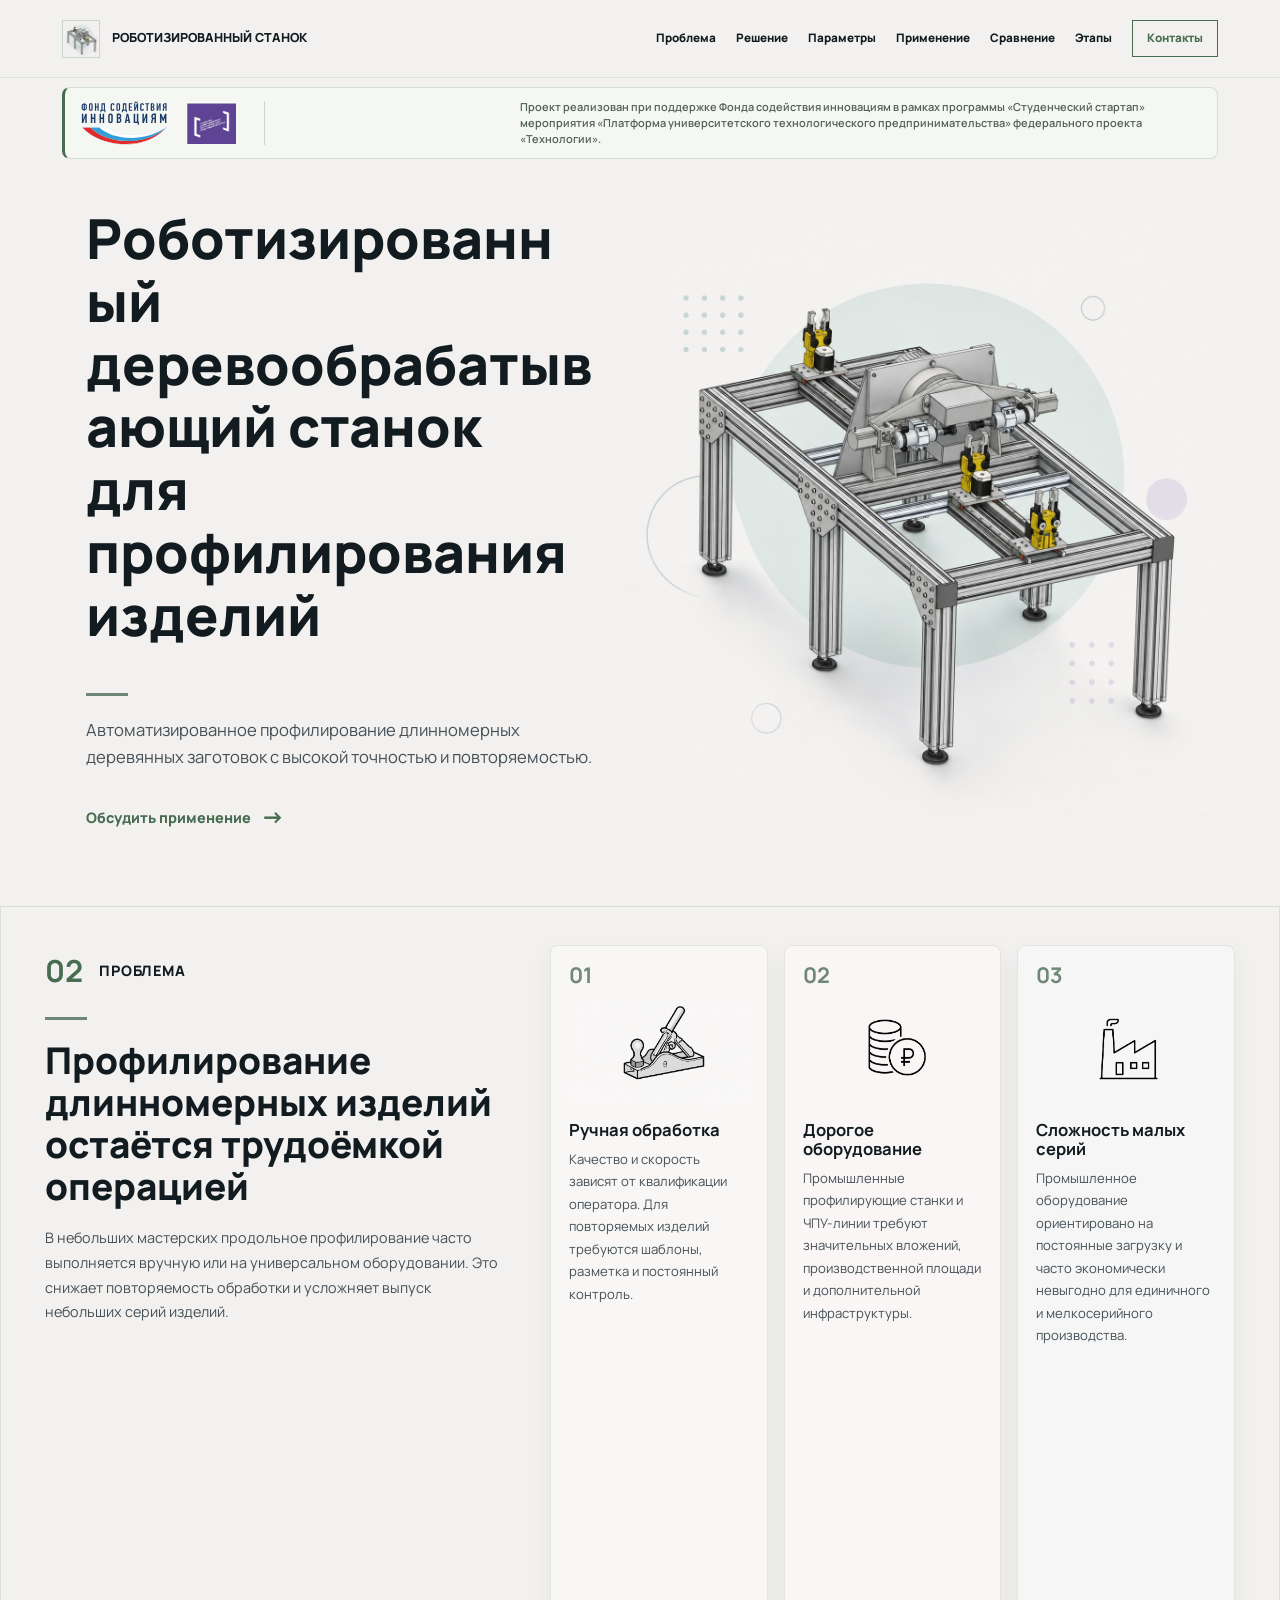
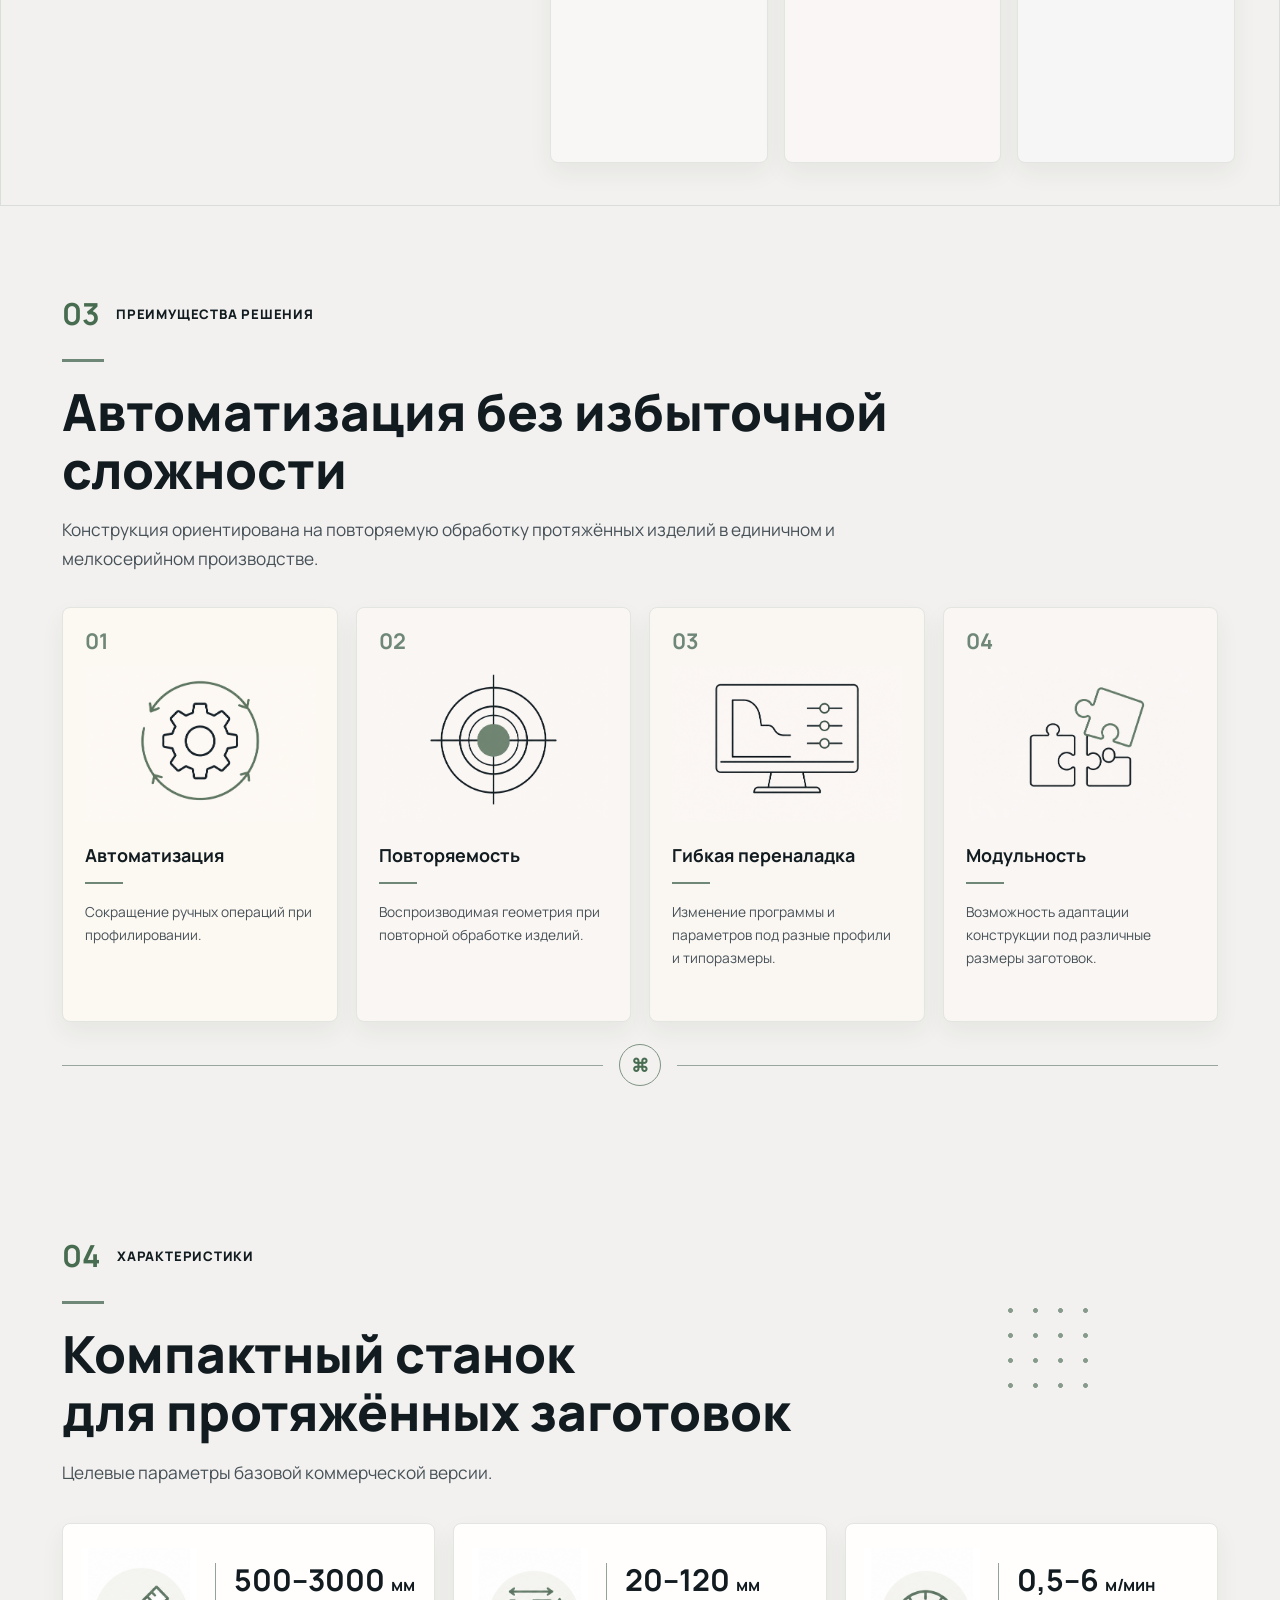
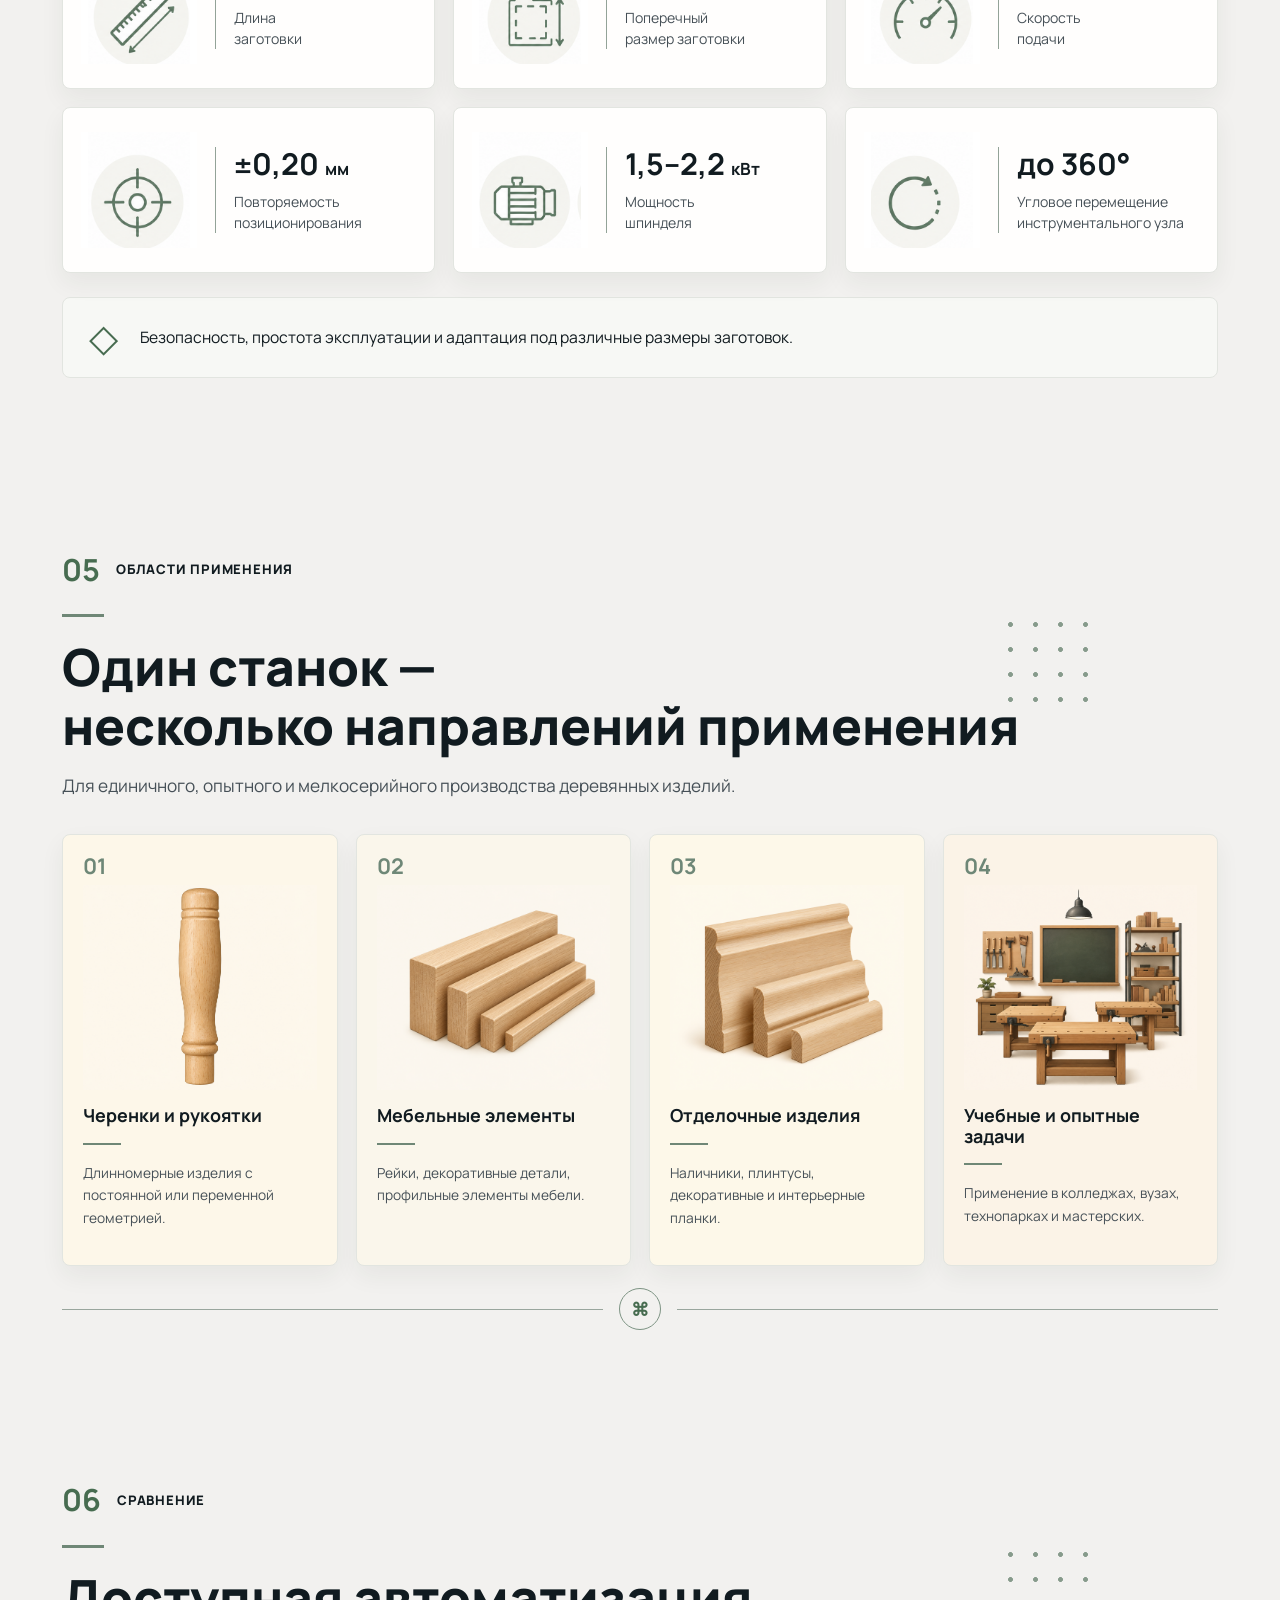
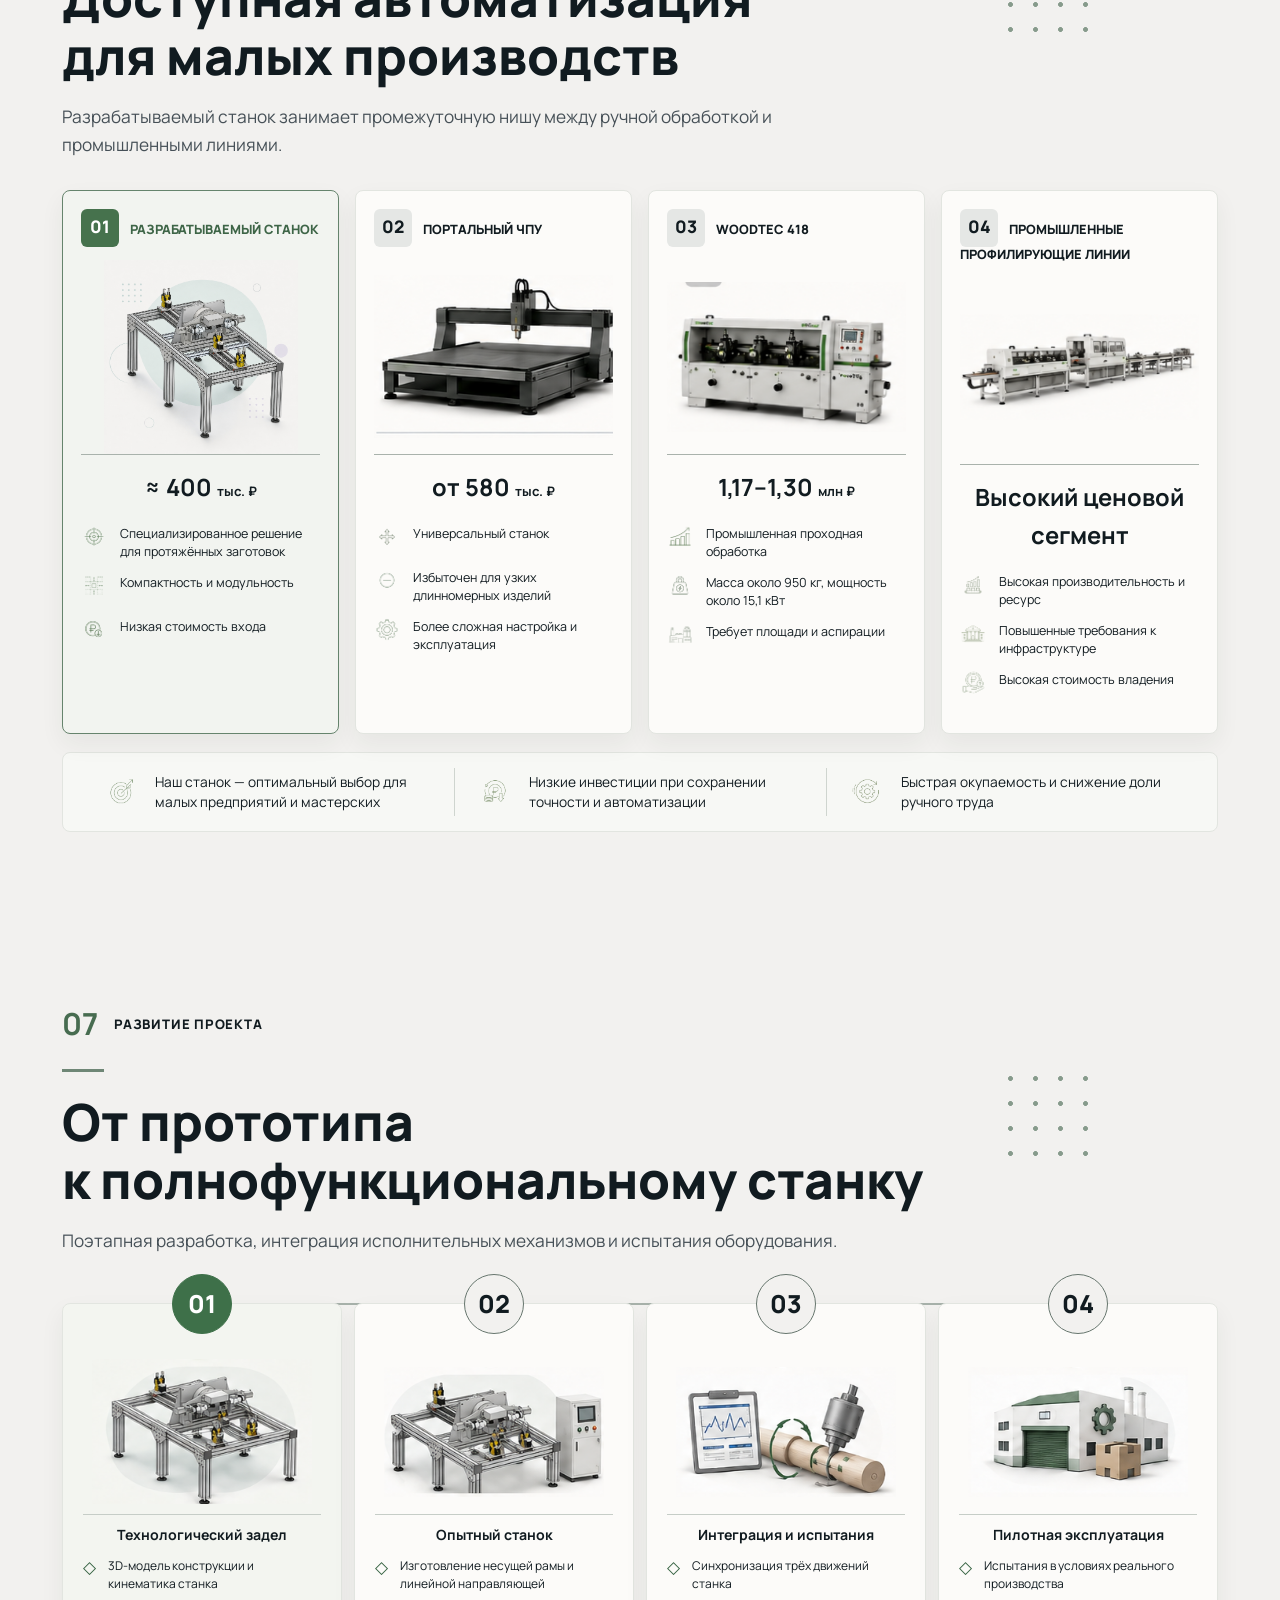
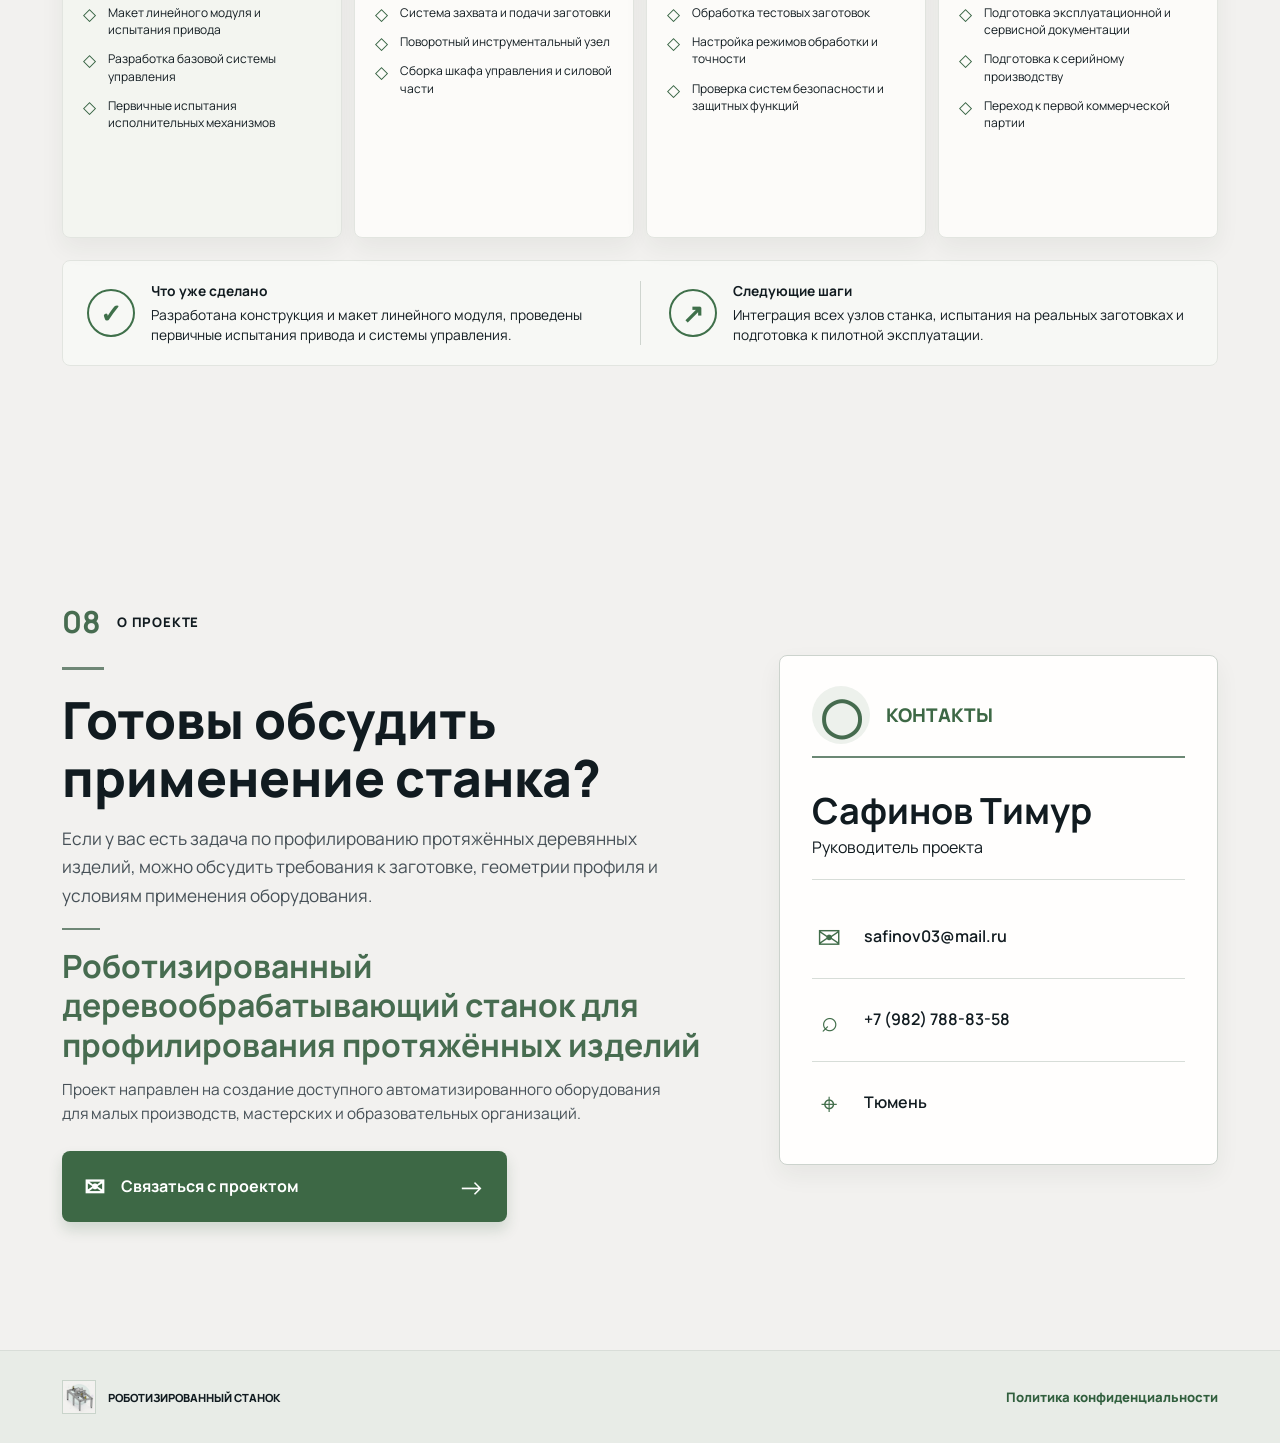
<file: index.html>
<!doctype html>
<html class="landing-page" lang="ru">
  <head>
    <meta charset="UTF-8" />
    <meta name="viewport" content="width=device-width, initial-scale=1.0" />
    <meta
      name="description"
      content="Роботизированный деревообрабатывающий станок для профилирования протяженных изделий."
    />
    <title>Роботизированный деревообрабатывающий станок</title>
    <link rel="icon" type="image/png" href="assets/machine-hero-v01.png" />
    <link rel="preconnect" href="https://fonts.googleapis.com" />
    <link rel="preconnect" href="https://fonts.gstatic.com" crossorigin />
    <link
      href="https://fonts.googleapis.com/css2?family=Manrope:wght@400;500;600;700;800&display=swap"
      rel="stylesheet"
    />
    <link rel="stylesheet" href="styles.css" />
  </head>
  <body>
    <header class="site-header">
      <a class="brand" href="#top" aria-label="На главную">
        <span class="brand-mark"><img src="assets/machine-hero-v01.png" alt="" /></span>
        <span>Роботизированный станок</span>
      </a>
      <button class="menu-button" type="button" aria-expanded="false" aria-controls="site-nav">
        <span></span><span></span><span></span>
        <span class="sr-only">Открыть меню</span>
      </button>
      <nav class="site-nav" id="site-nav" aria-label="Основная навигация">
        <a href="#problem">Проблема</a>
        <a href="#advantages">Решение</a>
        <a href="#specifications">Параметры</a>
        <a href="#applications">Применение</a>
        <a href="#comparison">Сравнение</a>
        <a href="#development">Этапы</a>
        <a class="nav-contact" href="#contacts">Контакты</a>
      </nav>
    </header>

    <main>
      <section class="hero section" id="top">
        <div class="funding-wrap">
          <div class="funding-strip">
            <div class="support-logos">
              <img class="fasie-logo" src="assets/fasie.svg" alt="Фонд содействия инновациям" />
              <img class="platform-logo" src="assets/platform-univertechpred.png" alt="Платформа университетского технологического предпринимательства" />
            </div>
            <p>
              Проект реализован при поддержке Фонда содействия инновациям в рамках программы
              «Студенческий стартап» мероприятия «Платформа университетского технологического
              предпринимательства» федерального проекта «Технологии».
            </p>
          </div>
        </div>
        <div class="hero-grid">
          <div class="hero-copy">
            <p class="eyebrow"><span>01</span> ПРОЕКТ</p>
            <h1>Роботизированный деревообрабатывающий станок для профилирования изделий</h1>
            <div class="section-rule"></div>
            <p class="lead">
              Автоматизированное профилирование длинномерных деревянных заготовок с высокой
              точностью и повторяемостью.
            </p>
            <a class="text-link" href="#contacts">Обсудить применение <span aria-hidden="true">→</span></a>
          </div>
          <div class="hero-visual">
            <img
              class="hero-machine-image"
              src="assets/machine-hero-v01.png"
              alt="Роботизированный деревообрабатывающий станок"
            />
          </div>
        </div>
      </section>

      <section class="problem section section-panel" id="problem">
        <div class="section-intro">
          <p class="eyebrow"><span>02</span> ПРОБЛЕМА</p>
          <div class="section-rule"></div>
          <h2>Профилирование длинномерных изделий остаётся трудоёмкой операцией</h2>
          <p>
            В небольших мастерских продольное профилирование часто выполняется вручную или на
            универсальном оборудовании. Это снижает повторяемость обработки и усложняет выпуск
            небольших серий изделий.
          </p>
        </div>
        <div class="problem-cards">
          <article class="problem-card">
            <span class="card-number">01</span>
            <img class="problem-card-image" src="assets/problem-manual-v01.png" alt="" />
            <h3>Ручная обработка</h3>
            <p>Качество и скорость зависят от квалификации оператора. Для повторяемых изделий требуются шаблоны, разметка и постоянный контроль.</p>
          </article>
          <article class="problem-card">
            <span class="card-number">02</span>
            <img class="problem-card-image" src="assets/problem-cost-v01.png" alt="" />
            <h3>Дорогое оборудование</h3>
            <p>Промышленные профилирующие станки и ЧПУ-линии требуют значительных вложений, производственной площади и дополнительной инфраструктуры.</p>
          </article>
          <article class="problem-card">
            <span class="card-number">03</span>
            <img class="problem-card-image" src="assets/problem-production-v01.png" alt="" />
            <h3>Сложность малых серий</h3>
            <p>Промышленное оборудование ориентировано на постоянные загрузку и часто экономически невыгодно для единичного и мелкосерийного производства.</p>
          </article>
        </div>
      </section>

      <section class="section" id="advantages">
        <div class="section-heading">
          <p class="eyebrow"><span>03</span> ПРЕИМУЩЕСТВА РЕШЕНИЯ</p>
          <div class="section-rule"></div>
          <h2>Автоматизация без избыточной сложности</h2>
          <p class="lead">Конструкция ориентирована на повторяемую обработку протяжённых изделий в единичном и мелкосерийном производстве.</p>
        </div>
        <div class="feature-grid">
          <article class="feature-card">
            <span class="card-number">01</span>
            <img class="feature-card-image" src="assets/benefit-automation-v01.png" alt="" />
            <h3>Автоматизация</h3>
            <div class="mini-rule"></div>
            <p>Сокращение ручных операций при профилировании.</p>
          </article>
          <article class="feature-card">
            <span class="card-number">02</span>
            <img class="feature-card-image" src="assets/benefit-repeatability-v01.png" alt="" />
            <h3>Повторяемость</h3>
            <div class="mini-rule"></div>
            <p>Воспроизводимая геометрия при повторной обработке изделий.</p>
          </article>
          <article class="feature-card">
            <span class="card-number">03</span>
            <img class="feature-card-image" src="assets/benefit-settings-v01.png" alt="" />
            <h3>Гибкая переналадка</h3>
            <div class="mini-rule"></div>
            <p>Изменение программы и параметров под разные профили и типоразмеры.</p>
          </article>
          <article class="feature-card">
            <span class="card-number">04</span>
            <img class="feature-card-image" src="assets/benefit-modularity-v01.png" alt="" />
            <h3>Модульность</h3>
            <div class="mini-rule"></div>
            <p>Возможность адаптации конструкции под различные размеры заготовок.</p>
          </article>
        </div>
        <div class="ornament-divider" aria-hidden="true"><span></span><b>⌘</b><span></span></div>
      </section>

      <section class="section specifications" id="specifications">
        <div class="section-heading heading-with-dots">
          <p class="eyebrow"><span>04</span> ХАРАКТЕРИСТИКИ</p>
          <div class="section-rule"></div>
          <h2>Компактный станок<br />для протяжённых заготовок</h2>
          <p class="lead">Целевые параметры базовой коммерческой версии.</p>
          <div class="dot-grid" aria-hidden="true"></div>
        </div>
        <div class="spec-grid">
          <article class="spec-card">
            <img class="spec-card-image" src="assets/spec-length-v01.png" alt="" />
            <div><b>500–3000 <small>мм</small></b><p>Длина<br />заготовки</p></div>
          </article>
          <article class="spec-card">
            <img class="spec-card-image" src="assets/spec-cross-section-v01.png" alt="" />
            <div><b>20–120 <small>мм</small></b><p>Поперечный<br />размер заготовки</p></div>
          </article>
          <article class="spec-card">
            <img class="spec-card-image" src="assets/spec-feed-rate-v01.png" alt="" />
            <div><b>0,5–6 <small>м/мин</small></b><p>Скорость<br />подачи</p></div>
          </article>
          <article class="spec-card">
            <img class="spec-card-image" src="assets/spec-repeatability-v01.png" alt="" />
            <div><b>±0,20 <small>мм</small></b><p>Повторяемость<br />позиционирования</p></div>
          </article>
          <article class="spec-card">
            <img class="spec-card-image" src="assets/spec-spindle-power-v01.png" alt="" />
            <div><b>1,5–2,2 <small>кВт</small></b><p>Мощность<br />шпинделя</p></div>
          </article>
          <article class="spec-card">
            <img class="spec-card-image" src="assets/spec-tool-rotation-v01.png" alt="" />
            <div><b>до 360°</b><p>Угловое перемещение<br />инструментального узла</p></div>
          </article>
        </div>
        <p class="safety-note"><span class="shield-icon" aria-hidden="true">◇</span> Безопасность, простота эксплуатации и адаптация под различные размеры заготовок.</p>
      </section>

      <section class="section applications" id="applications">
        <div class="section-heading heading-with-dots">
          <p class="eyebrow"><span>05</span> ОБЛАСТИ ПРИМЕНЕНИЯ</p>
          <div class="section-rule"></div>
          <h2>Один станок —<br />несколько направлений применения</h2>
          <p class="lead">Для единичного, опытного и мелкосерийного производства деревянных изделий.</p>
          <div class="dot-grid" aria-hidden="true"></div>
        </div>
        <div class="application-grid">
          <article class="application-card">
            <span class="card-number">01</span>
            <img class="application-card-image" src="assets/application-handles-v01.png" alt="Деревянные черенки и рукоятки" />
            <h3>Черенки и рукоятки</h3><div class="mini-rule"></div>
            <p>Длинномерные изделия с постоянной или переменной геометрией.</p>
          </article>
          <article class="application-card">
            <span class="card-number">02</span>
            <img class="application-card-image" src="assets/application-furniture-v01.png" alt="Мебельные элементы из древесины" />
            <h3>Мебельные элементы</h3><div class="mini-rule"></div>
            <p>Рейки, декоративные детали, профильные элементы мебели.</p>
          </article>
          <article class="application-card">
            <span class="card-number">03</span>
            <img class="application-card-image" src="assets/application-mouldings-v01.png" alt="Отделочные изделия из древесины" />
            <h3>Отделочные изделия</h3><div class="mini-rule"></div>
            <p>Наличники, плинтусы, декоративные и интерьерные планки.</p>
          </article>
          <article class="application-card">
            <span class="card-number">04</span>
            <img class="application-card-image" src="assets/application-workshop-v01.png" alt="Учебная мастерская" />
            <h3>Учебные и опытные задачи</h3><div class="mini-rule"></div>
            <p>Применение в колледжах, вузах, технопарках и мастерских.</p>
          </article>
        </div>
        <div class="ornament-divider" aria-hidden="true"><span></span><b>⌘</b><span></span></div>
      </section>

      <section class="section comparison" id="comparison">
        <div class="section-heading heading-with-dots">
          <p class="eyebrow"><span>06</span> СРАВНЕНИЕ</p>
          <div class="section-rule"></div>
          <h2>Доступная автоматизация<br />для малых производств</h2>
          <p class="lead">Разрабатываемый станок занимает промежуточную нишу между ручной обработкой и промышленными линиями.</p>
          <div class="dot-grid" aria-hidden="true"></div>
        </div>
        <div class="comparison-grid">
          <article class="comparison-card featured">
            <p><span class="comparison-number">01</span> РАЗРАБАТЫВАЕМЫЙ СТАНОК</p>
            <img class="comparison-image" src="assets/machine-hero-v01.png" alt="Разрабатываемый роботизированный деревообрабатывающий станок" />
            <strong>≈ 400 <small>тыс. ₽</small></strong>
            <ul>
              <li><img class="comparison-list-icon" src="assets/comparison-icon-specialized-v01.png" alt="" />Специализированное решение для протяжённых заготовок</li>
              <li><img class="comparison-list-icon" src="assets/comparison-icon-compact-v01.png" alt="" />Компактность и модульность</li>
              <li><img class="comparison-list-icon" src="assets/comparison-icon-low-cost-v01.png" alt="" />Низкая стоимость входа</li>
            </ul>
          </article>
          <article class="comparison-card">
            <p><span class="comparison-number">02</span> ПОРТАЛЬНЫЙ ЧПУ</p>
            <img class="comparison-image" src="assets/comparison-portal-cnc-v01.png" alt="Портальный ЧПУ-станок" />
            <strong>от 580 <small>тыс. ₽</small></strong>
            <ul>
              <li><img class="comparison-list-icon" src="assets/comparison-icon-universal-v01.png" alt="" />Универсальный станок</li>
              <li><img class="comparison-list-icon" src="assets/comparison-icon-excessive-v01.png" alt="" />Избыточен для узких длинномерных изделий</li>
              <li><img class="comparison-list-icon" src="assets/comparison-icon-settings-v01.png" alt="" />Более сложная настройка и эксплуатация</li>
            </ul>
          </article>
          <article class="comparison-card">
            <p><span class="comparison-number">03</span> WOODTEC 418</p>
            <img class="comparison-image" src="assets/comparison-woodtec-418-v01.png" alt="Станок WOODTEC 418" />
            <strong>1,17–1,30 <small>млн ₽</small></strong>
            <ul>
              <li><img class="comparison-list-icon" src="assets/comparison-icon-productivity-v01.png" alt="" />Промышленная проходная обработка</li>
              <li><img class="comparison-list-icon" src="assets/comparison-icon-power-v01.png" alt="" />Масса около 950 кг, мощность около 15,1 кВт</li>
              <li><img class="comparison-list-icon" src="assets/comparison-icon-infrastructure-v01.png" alt="" />Требует площади и аспирации</li>
            </ul>
          </article>
          <article class="comparison-card">
            <p><span class="comparison-number">04</span> ПРОМЫШЛЕННЫЕ ПРОФИЛИРУЮЩИЕ ЛИНИИ</p>
            <img class="comparison-image" src="assets/comparison-industrial-line-v01.png" alt="Промышленная профилирующая линия" />
            <strong>Высокий ценовой сегмент</strong>
            <ul>
              <li><img class="comparison-list-icon" src="assets/comparison-icon-production-v01.png" alt="" />Высокая производительность и ресурс</li>
              <li><img class="comparison-list-icon" src="assets/comparison-icon-facility-v01.png" alt="" />Повышенные требования к инфраструктуре</li>
              <li><img class="comparison-list-icon" src="assets/comparison-icon-ownership-v01.png" alt="" />Высокая стоимость владения</li>
            </ul>
          </article>
        </div>
        <div class="comparison-summary">
          <p><img class="comparison-summary-icon" src="assets/comparison-icon-summary-fit-v01.png" alt="" />Наш станок — оптимальный выбор для малых предприятий и мастерских</p>
          <p><img class="comparison-summary-icon" src="assets/comparison-icon-summary-investment-v01.png" alt="" />Низкие инвестиции при сохранении точности и автоматизации</p>
          <p><img class="comparison-summary-icon" src="assets/comparison-icon-summary-payback-v01.png" alt="" />Быстрая окупаемость и снижение доли ручного труда</p>
        </div>
      </section>

      <section class="section development" id="development">
        <div class="section-heading heading-with-dots">
          <p class="eyebrow"><span>07</span> РАЗВИТИЕ ПРОЕКТА</p>
          <div class="section-rule"></div>
          <h2>От прототипа<br />к полнофункциональному станку</h2>
          <p class="lead">Поэтапная разработка, интеграция исполнительных механизмов и испытания оборудования.</p>
          <div class="dot-grid" aria-hidden="true"></div>
        </div>
        <div class="timeline">
          <article class="timeline-card completed">
            <span class="timeline-number">01</span>
            <img class="timeline-image" src="assets/timeline-foundation-v01.png" alt="Технологический задел проекта" />
            <h3>Технологический задел</h3>
            <ul><li>3D-модель конструкции и кинематика станка</li><li>Макет линейного модуля и испытания привода</li><li>Разработка базовой системы управления</li><li>Первичные испытания исполнительных механизмов</li></ul>
          </article>
          <article class="timeline-card">
            <span class="timeline-number">02</span>
            <img class="timeline-image" src="assets/timeline-prototype-v01.png" alt="Опытный станок с шкафом управления" />
            <h3>Опытный станок</h3>
            <ul><li>Изготовление несущей рамы и линейной направляющей</li><li>Система захвата и подачи заготовки</li><li>Поворотный инструментальный узел</li><li>Сборка шкафа управления и силовой части</li></ul>
          </article>
          <article class="timeline-card">
            <span class="timeline-number">03</span>
            <img class="timeline-image" src="assets/timeline-integration-v01.png" alt="Интеграция и испытания станка" />
            <h3>Интеграция и испытания</h3>
            <ul><li>Синхронизация трёх движений станка</li><li>Обработка тестовых заготовок</li><li>Настройка режимов обработки и точности</li><li>Проверка систем безопасности и защитных функций</li></ul>
          </article>
          <article class="timeline-card">
            <span class="timeline-number">04</span>
            <img class="timeline-image" src="assets/timeline-pilot-v01.png" alt="Пилотная эксплуатация на производстве" />
            <h3>Пилотная эксплуатация</h3>
            <ul><li>Испытания в условиях реального производства</li><li>Подготовка эксплуатационной и сервисной документации</li><li>Подготовка к серийному производству</li><li>Переход к первой коммерческой партии</li></ul>
          </article>
        </div>
        <div class="development-note">
          <p><b>✓</b><span><strong>Что уже сделано</strong>Разработана конструкция и макет линейного модуля, проведены первичные испытания привода и системы управления.</span></p>
          <p><b>↗</b><span><strong>Следующие шаги</strong>Интеграция всех узлов станка, испытания на реальных заготовках и подготовка к пилотной эксплуатации.</span></p>
        </div>
      </section>

      <section class="section contacts" id="contacts">
        <div class="contact-copy">
          <p class="eyebrow"><span>08</span> О ПРОЕКТЕ</p>
          <div class="section-rule"></div>
          <h2>Готовы обсудить<br />применение станка?</h2>
          <p class="lead">Если у вас есть задача по профилированию протяжённых деревянных изделий, можно обсудить требования к заготовке, геометрии профиля и условиям применения оборудования.</p>
          <div class="mini-rule"></div>
          <h3>Роботизированный деревообрабатывающий станок для профилирования протяжённых изделий</h3>
          <p>Проект направлен на создание доступного автоматизированного оборудования для малых производств, мастерских и образовательных организаций.</p>
          <a class="contact-button" href="mailto:safinov03@mail.ru"><span aria-hidden="true">✉</span> Связаться с проектом <b aria-hidden="true">→</b></a>
        </div>
        <aside class="contact-card">
          <p class="contact-label"><span aria-hidden="true">◯</span> КОНТАКТЫ</p>
          <h3>Сафинов Тимур</h3>
          <p class="role">Руководитель проекта</p>
          <dl>
            <div><dt>✉</dt><dd><a href="mailto:safinov03@mail.ru">safinov03@mail.ru</a></dd></div>
            <div><dt>⌕</dt><dd><a href="tel:+79827888358">+7 (982) 788-83-58</a></dd></div>
            <div><dt>⌖</dt><dd>Тюмень</dd></div>
          </dl>
        </aside>
      </section>
    </main>

    <footer class="site-footer">
      <div class="site-footer-inner">
        <a class="brand" href="#top">
          <span class="brand-mark"><img src="assets/machine-hero-v01.png" alt="" /></span>
          <span>Роботизированный станок</span>
        </a>
        <a class="footer-policy" href="privacy.html">Политика конфиденциальности</a>
      </div>
    </footer>

    <script src="script.js"></script>
  </body>
</html>
</file>
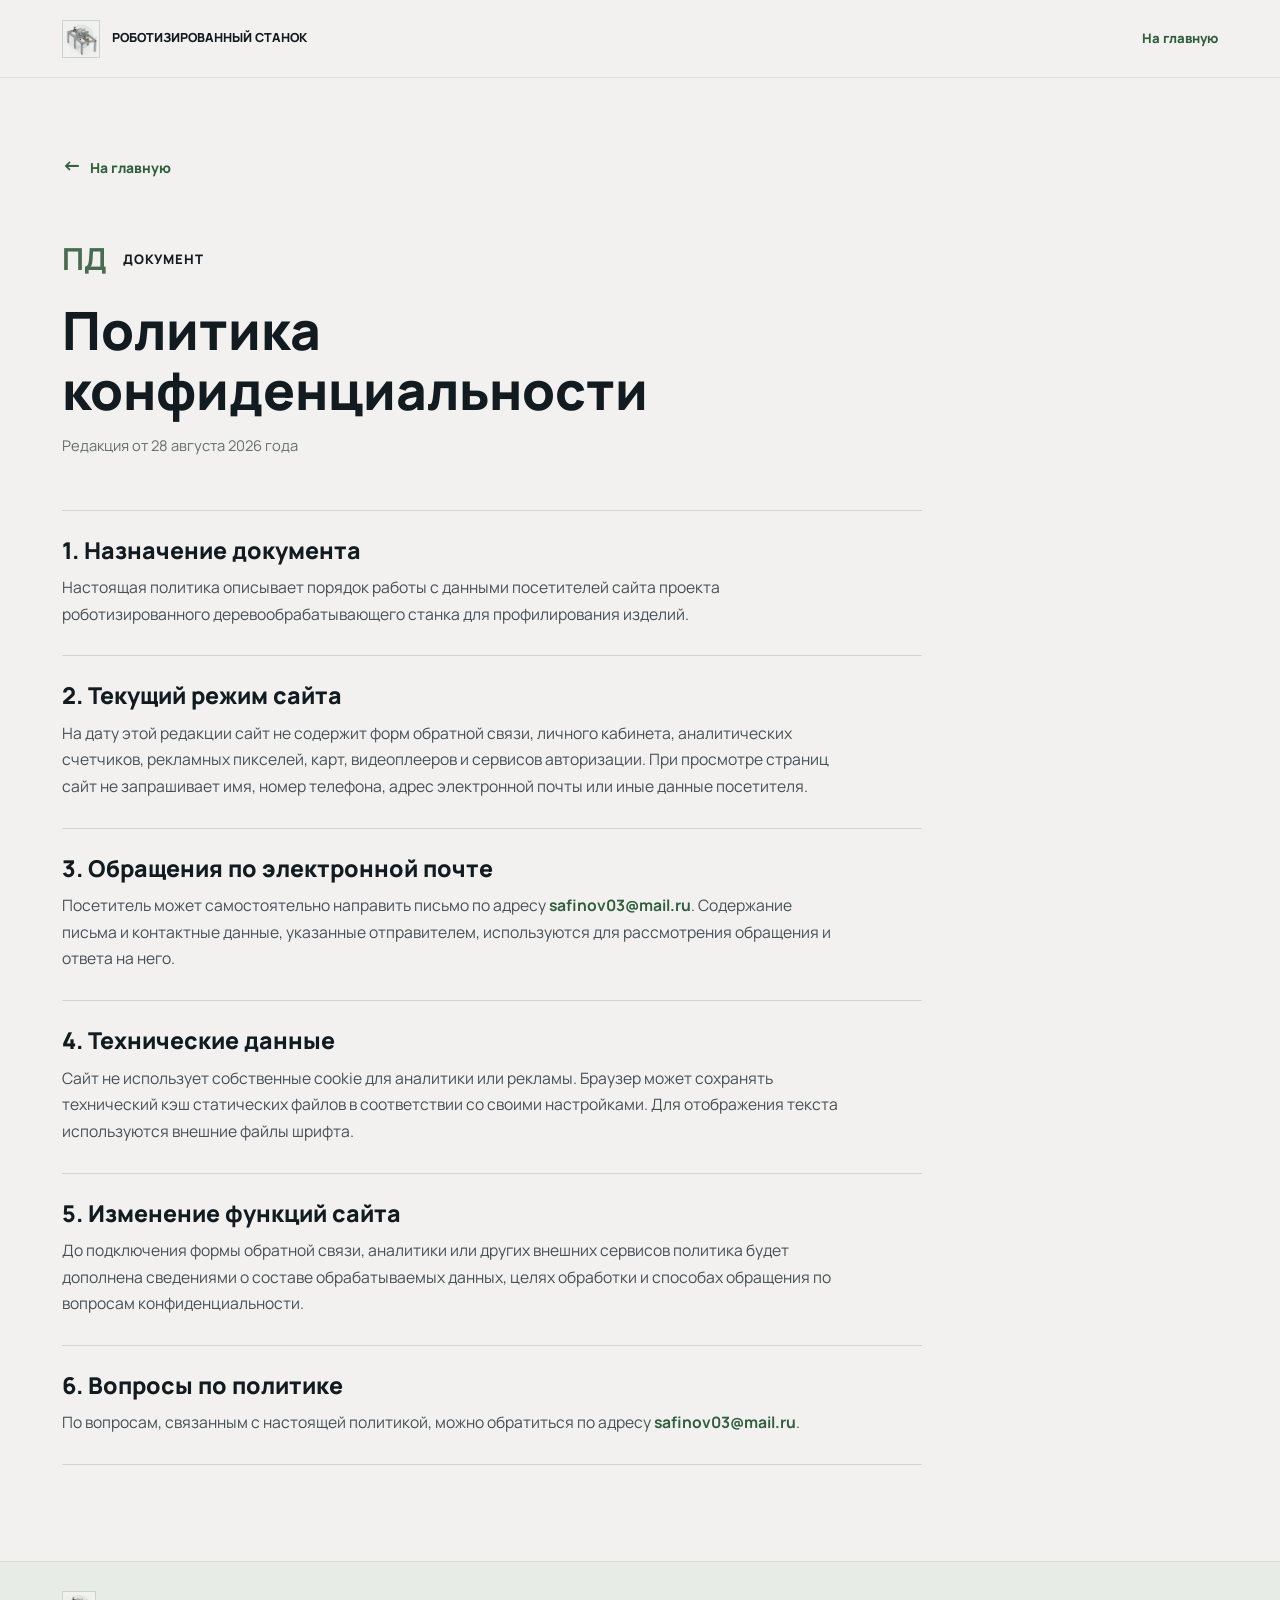
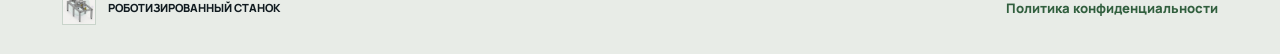
<file: privacy.html>
<!doctype html>
<html lang="ru">
  <head>
    <meta charset="UTF-8" />
    <meta name="viewport" content="width=device-width, initial-scale=1.0" />
    <meta
      name="description"
      content="Политика конфиденциальности сайта проекта роботизированного деревообрабатывающего станка."
    />
    <title>Политика конфиденциальности | Роботизированный деревообрабатывающий станок</title>
    <link rel="icon" type="image/png" href="assets/machine-hero-v01.png" />
    <link rel="preconnect" href="https://fonts.googleapis.com" />
    <link rel="preconnect" href="https://fonts.gstatic.com" crossorigin />
    <link
      href="https://fonts.googleapis.com/css2?family=Manrope:wght@400;500;600;700;800&display=swap"
      rel="stylesheet"
    />
    <link rel="stylesheet" href="styles.css" />
  </head>
  <body class="policy-page">
    <header class="site-header">
      <a class="brand" href="index.html#top" aria-label="На главную">
        <span class="brand-mark"><img src="assets/machine-hero-v01.png" alt="" /></span>
        <span>Роботизированный станок</span>
      </a>
      <a class="policy-home" href="index.html#top">На главную</a>
    </header>

    <main class="policy-main">
      <article class="policy-content">
        <a class="policy-back" href="index.html#top"><span aria-hidden="true">←</span> На главную</a>
        <p class="eyebrow"><span>ПД</span> ДОКУМЕНТ</p>
        <h1>Политика конфиденциальности</h1>
        <p class="policy-date">Редакция от 28 августа 2026 года</p>

        <section class="policy-section">
          <h2>1. Назначение документа</h2>
          <p>
            Настоящая политика описывает порядок работы с данными посетителей сайта проекта
            роботизированного деревообрабатывающего станка для профилирования изделий.
          </p>
        </section>

        <section class="policy-section">
          <h2>2. Текущий режим сайта</h2>
          <p>
            На дату этой редакции сайт не содержит форм обратной связи, личного кабинета,
            аналитических счетчиков, рекламных пикселей, карт, видеоплееров и сервисов
            авторизации. При просмотре страниц сайт не запрашивает имя, номер телефона,
            адрес электронной почты или иные данные посетителя.
          </p>
        </section>

        <section class="policy-section">
          <h2>3. Обращения по электронной почте</h2>
          <p>
            Посетитель может самостоятельно направить письмо по адресу
            <a href="mailto:safinov03@mail.ru">safinov03@mail.ru</a>. Содержание письма и
            контактные данные, указанные отправителем, используются для рассмотрения обращения
            и ответа на него.
          </p>
        </section>

        <section class="policy-section">
          <h2>4. Технические данные</h2>
          <p>
            Сайт не использует собственные cookie для аналитики или рекламы. Браузер может
            сохранять технический кэш статических файлов в соответствии со своими настройками.
            Для отображения текста используются внешние файлы шрифта.
          </p>
        </section>

        <section class="policy-section">
          <h2>5. Изменение функций сайта</h2>
          <p>
            До подключения формы обратной связи, аналитики или других внешних сервисов политика
            будет дополнена сведениями о составе обрабатываемых данных, целях обработки и
            способах обращения по вопросам конфиденциальности.
          </p>
        </section>

        <section class="policy-section">
          <h2>6. Вопросы по политике</h2>
          <p>
            По вопросам, связанным с настоящей политикой, можно обратиться по адресу
            <a href="mailto:safinov03@mail.ru">safinov03@mail.ru</a>.
          </p>
        </section>
      </article>
    </main>

    <footer class="site-footer">
      <div class="site-footer-inner">
        <a class="brand" href="index.html#top">
          <span class="brand-mark"><img src="assets/machine-hero-v01.png" alt="" /></span>
          <span>Роботизированный станок</span>
        </a>
        <a class="footer-policy" href="privacy.html">Политика конфиденциальности</a>
      </div>
    </footer>
  </body>
</html>
</file>
<file: styles.css>
:root {
  --header-height: 78px;
  --ink: #111b20;
  --muted: #465057;
  --green: #476c50;
  --line: #d9ded9;
  --paper: #f2f1ef;
  --card: #fffefd;
  --shadow: 0 10px 24px rgba(31, 45, 36, 0.06);
}

* { box-sizing: border-box; }
html { scroll-behavior: smooth; }
body {
  margin: 0;
  background: var(--paper);
  color: var(--ink);
  font-family: Manrope, Arial, sans-serif;
  font-size: 16px;
  line-height: 1.6;
}

a { color: inherit; text-decoration: none; }
h1, h2, h3, p { margin-top: 0; }
h1, h2, h3 { letter-spacing: 0; line-height: 1.14; }
h1, h2 { font-weight: 800; }
h1 { max-width: 760px; font-size: 3.45rem; }
h2 { margin-bottom: 18px; font-size: 3.2rem; }
h3 { margin-bottom: 12px; font-size: 1.2rem; }
p { color: var(--muted); }
.sr-only { position: absolute; width: 1px; height: 1px; padding: 0; margin: -1px; overflow: hidden; clip: rect(0, 0, 0, 0); white-space: nowrap; border: 0; }
.section[id] { scroll-margin-top: 98px; }

.site-header {
  position: sticky;
  top: 0;
  z-index: 20;
  display: flex;
  align-items: center;
  justify-content: space-between;
  width: min(1440px, 100%);
  height: var(--header-height);
  margin: 0 auto;
  padding: 0 62px;
  border-bottom: 1px solid rgba(217, 222, 217, 0.85);
  background: rgba(242, 241, 239, 0.96);
  backdrop-filter: blur(12px);
}

.brand { display: inline-flex; align-items: center; gap: 12px; font-size: 0.78rem; font-weight: 800; line-height: 1.2; text-transform: uppercase; }
.brand-mark { display: grid; width: 38px; height: 38px; overflow: hidden; place-items: center; border: 1px solid #c9d4cb; background: #e9eeea; }
.brand-mark img { display: block; width: 100%; height: 100%; object-fit: cover; object-position: center; }
.site-nav { display: flex; align-items: center; gap: 20px; font-size: 0.73rem; font-weight: 800; }
.site-nav a { transition: color 0.18s ease, border-color 0.18s ease; }
.site-nav a:hover, .site-nav a:focus-visible { color: var(--green); }
.site-nav .nav-contact { padding: 8px 14px; border: 1px solid var(--green); color: var(--green); }
.menu-button { display: none; border: 0; background: transparent; padding: 8px; }
.menu-button span:not(.sr-only) { display: block; width: 25px; height: 2px; margin: 5px; background: var(--ink); }

.funding-wrap { width: 100%; margin: 9px auto 0; padding: 0 62px; }
.funding-strip { display: grid; grid-template-columns: auto minmax(0, 680px); align-items: center; justify-content: space-between; gap: 24px; padding: 11px 17px 11px 14px; border: 1px solid #d3dfd4; border-left: 3px solid var(--green); border-radius: 8px; background: #f4f7f2; }
.support-logos { display: flex; align-items: center; gap: 12px; padding-right: 22px; border-right: 1px solid #cad7cc; }
.fasie-logo { display: block; width: 90px; background: transparent; }
.platform-logo { display: block; width: 61px; height: 42px; object-fit: contain; }
.funding-strip p { margin: 0; color: #52605a; font-size: 11px; font-weight: 600; line-height: 1.45; }

.section { position: relative; width: min(1440px, 100%); margin: 0 auto; padding: 84px 62px; }
.hero { display: flex; min-height: 574px; flex-direction: column; padding: 0; overflow: hidden; }
.hero-grid { display: grid; min-height: 0; flex: 1; align-items: center; grid-template-columns: minmax(0, 0.95fr) minmax(0, 1.05fr); gap: 34px; padding: 42px 62px 64px; }
.hero-copy { position: relative; z-index: 1; min-width: 0; padding-left: 24px; }
.hero .eyebrow { display: none; }
.hero h1 { overflow-wrap: anywhere; }
.eyebrow { display: flex; align-items: center; gap: 16px; margin-bottom: 12px; font-size: 0.82rem; font-weight: 800; letter-spacing: 0.06em; color: var(--ink); }
.eyebrow span { color: var(--green); font-size: 1.9rem; font-weight: 700; letter-spacing: 0; }
.section-rule, .mini-rule { width: 42px; height: 3px; margin: 20px 0; background: #6f8776; }
.mini-rule { width: 38px; height: 2px; margin: 17px 0; }
.lead { max-width: 760px; font-size: 1.08rem; line-height: 1.65; }
.hero .lead { max-width: 590px; font-size: 1.04rem; }
.text-link { display: inline-flex; gap: 10px; margin-top: 18px; color: var(--green); font-size: 0.9rem; font-weight: 800; }
.text-link span { font-size: 1.45rem; line-height: 0.9; }

.hero-visual { min-width: 0; min-height: 460px; position: relative; }
.hero-machine-image { display: block; width: 100%; max-width: 610px; height: auto; margin: 0 auto; object-fit: contain; }
.dot-grid { width: 96px; height: 96px; background-image: radial-gradient(circle, #6c8673 2.2px, transparent 2.4px); background-size: 25px 25px; opacity: 0.8; }

.section-panel { display: grid; grid-template-columns: minmax(0, 0.8fr) minmax(0, 1.2fr); gap: 48px; margin-top: 6px; padding: 38px 44px 42px; border: 1px solid var(--line); }
.section-intro h2 { font-size: 2.3rem; }
.section-intro p { font-size: 0.9rem; line-height: 1.72; }
.problem-cards { display: grid; grid-template-columns: repeat(3, minmax(0, 1fr)); gap: 16px; }
.problem-card, .feature-card, .application-card, .comparison-card, .timeline-card { border: 1px solid #e2e5e0; border-radius: 8px; background: var(--card); box-shadow: var(--shadow); }
.problem-card { display: flex; min-height: 330px; flex-direction: column; padding: 18px; }
.problem-card:nth-child(1) { background: #f8f7f6; }
.problem-card:nth-child(2) { background: #f9f6f5; }
.problem-card:nth-child(3) { background: #f5f6f5; }
.card-number { display: block; color: #6e8777; font-size: 1.35rem; font-weight: 700; line-height: 1; }
.problem-card-image { display: block; width: 100%; height: 108px; margin: 12px 0 15px; object-fit: cover; object-position: center; }
.problem-card h3 { margin: 0 0 8px; font-size: 1.04rem; }
.problem-card p { margin-bottom: 0; font-size: 0.82rem; line-height: 1.72; }

.section-heading { position: relative; max-width: 990px; }
.section-heading .lead { max-width: 790px; }
.feature-grid, .application-grid { display: grid; grid-template-columns: repeat(4, minmax(0, 1fr)); gap: 18px; margin-top: 34px; }
.feature-card { display: flex; min-height: 415px; flex-direction: column; padding: 22px; }
.feature-card:nth-child(1) { background: #fcf8f2; }
.feature-card:nth-child(2) { background: #faf6f3; }
.feature-card:nth-child(3) { background: #faf7f3; }
.feature-card:nth-child(4) { background: #f9f6f3; }
.feature-card-image { display: block; width: 100%; height: 156px; margin: 14px 0 23px; object-fit: cover; object-position: center; }
.feature-card h3, .application-card h3 { margin: 0; font-size: 1.12rem; }
.feature-card p, .application-card p { margin-bottom: 0; font-size: 0.86rem; line-height: 1.65; }
.ornament-divider { display: flex; align-items: center; gap: 16px; margin: 22px 0 -22px; color: var(--green); }
.ornament-divider span { height: 1px; flex: 1; background: #99a69d; }
.ornament-divider b { display: grid; width: 42px; height: 42px; place-items: center; border: 1px solid #7e9484; border-radius: 50%; font-size: 1.15rem; }

.heading-with-dots .dot-grid { position: absolute; top: 66px; right: -42px; }
.spec-grid { display: grid; grid-template-columns: repeat(3, minmax(0, 1fr)); gap: 18px; margin-top: 36px; }
.spec-card { display: flex; min-width: 0; min-height: 166px; align-items: center; gap: 18px; padding: 18px; border: 1px solid #e2e5e0; border-radius: 8px; background: var(--card); box-shadow: var(--shadow); }
.spec-card > div:last-child { min-width: 0; padding-left: 18px; border-left: 1px solid #93a398; }
.spec-card b { display: block; font-size: 1.88rem; line-height: 1.15; white-space: nowrap; }
.spec-card small { font-size: 0.56em; }
.spec-card p { margin: 9px 0 0; font-size: 0.88rem; line-height: 1.5; }
.spec-card-image { width: 116px; height: 116px; flex: 0 0 116px; object-fit: contain; }
.safety-note { display: flex; align-items: center; gap: 22px; margin: 24px 0 0; padding: 20px 26px; border: 1px solid #e2e5e0; border-radius: 8px; background: #f7f8f5; color: var(--ink); font-size: 0.98rem; }
.shield-icon { color: var(--green); font-size: 2.4rem; line-height: 1; }

.application-card { display: flex; min-height: 432px; flex-direction: column; padding: 20px; overflow: hidden; }
.application-card:nth-child(1) { background: #fdf7e9; }
.application-card:nth-child(2) { background: #faf6eb; }
.application-card:nth-child(3) { background: #fdf8e9; }
.application-card:nth-child(4) { background: #fbf3e7; }
.application-card .card-number { margin-bottom: 0; }
.application-card-image { display: block; width: 100%; height: 205px; margin: 8px auto 15px; object-fit: cover; object-position: center; }

.comparison-grid { display: grid; grid-template-columns: repeat(4, minmax(0, 1fr)); gap: 16px; margin-top: 30px; }
.comparison-card { min-height: 515px; padding: 18px; overflow: hidden; background: #fcfbf9; }
.comparison-card > p { min-height: 43px; margin-bottom: 8px; color: var(--ink); font-size: 0.8rem; font-weight: 800; line-height: 1.2; }
.comparison-number { display: inline-grid; width: 38px; height: 38px; margin-right: 8px; place-items: center; border-radius: 6px; background: #e5e7e5; font-size: 1.08rem; }
.featured { border-color: #66846d; background: #f2f4f0; }
.featured > p { color: #3e6547; }
.featured .comparison-number { background: #46724d; color: #fff; }
.comparison-image { display: block; width: 100%; height: 194px; object-fit: contain; object-position: center; }
.comparison-card strong { display: block; padding-top: 14px; border-top: 1px solid #a9b2ac; text-align: center; font-size: 1.48rem; }
.comparison-card strong small { font-size: 0.55em; }
.comparison-card ul, .timeline-card ul { padding: 0; margin: 18px 0 0; list-style: none; }
.comparison-card li { position: relative; min-height: 31px; margin-bottom: 13px; padding-left: 39px; font-size: 0.78rem; line-height: 1.45; }
.comparison-list-icon { position: absolute; top: -7px; left: -6px; width: 38px; height: 38px; object-fit: contain; mix-blend-mode: multiply; }
.comparison-summary { display: grid; grid-template-columns: repeat(3, minmax(0, 1fr)); margin-top: 18px; padding: 15px 18px; border: 1px solid #e2e5e0; border-radius: 8px; background: #f7f8f5; }
.comparison-summary p { display: flex; align-items: center; margin: 0; padding: 0 16px; color: var(--ink); font-size: 0.86rem; line-height: 1.45; }
.comparison-summary p + p { border-left: 1px solid #cfd5cf; }
.comparison-summary-icon { width: 48px; height: 48px; flex: 0 0 48px; margin-right: 10px; object-fit: contain; mix-blend-mode: multiply; }

.timeline { position: relative; display: grid; grid-template-columns: repeat(4, minmax(0, 1fr)); gap: 12px; margin-top: 48px; }
.timeline::before { content: ""; position: absolute; top: 0; right: 10%; left: 10%; height: 2px; background: #a7b1aa; }
.timeline-card { position: relative; min-height: 535px; padding: 37px 20px 20px; background: #fcfbf9; }
.timeline-card.completed { background: #f3f5f0; }
.timeline-number { position: absolute; top: -30px; left: 50%; z-index: 1; display: grid; width: 60px; height: 60px; place-items: center; border: 1px solid #66756d; border-radius: 50%; background: var(--paper); font-size: 1.55rem; font-weight: 800; transform: translateX(-50%); }
.completed .timeline-number { border-color: #3e7049; background: #3e7049; color: #fff; }
.timeline-image { display: block; width: min(100%, 220px); height: 165px; margin: 8px auto 0; object-fit: contain; object-position: center; }
.timeline-card h3 { padding-top: 12px; border-top: 1px solid #c6cdc7; text-align: center; font-size: 0.88rem; }
.timeline-card ul { margin-top: 14px; }
.timeline-card li { position: relative; margin-bottom: 12px; padding-left: 25px; font-size: 0.75rem; line-height: 1.44; }
.timeline-card li::before { content: "◇"; position: absolute; top: -2px; left: 0; color: #315f3e; font-size: 1.08rem; }
.development-note { display: grid; grid-template-columns: 1fr 1fr; gap: 0; margin-top: 22px; padding: 20px 24px; border: 1px solid #e2e5e0; border-radius: 8px; background: #f7f8f5; }
.development-note p { display: flex; align-items: center; gap: 16px; margin: 0; color: var(--ink); font-size: 0.86rem; line-height: 1.48; }
.development-note p + p { padding-left: 28px; border-left: 1px solid #cfd5cf; }
.development-note b { display: grid; min-width: 48px; height: 48px; place-items: center; border: 2px solid #3f704a; border-radius: 50%; color: #3f704a; font-size: 1.65rem; }
.development-note strong { display: block; margin-bottom: 3px; }

.contacts { display: grid; grid-template-columns: minmax(0, 1.25fr) minmax(360px, 0.85fr); gap: 72px; align-items: center; padding-bottom: 64px; }
.contact-copy h3 { max-width: 650px; color: var(--green); font-size: 2rem; line-height: 1.24; }
.contact-copy > p:not(.eyebrow):not(.lead) { max-width: 600px; font-size: 0.96rem; }
.contact-button { display: flex; width: min(445px, 100%); min-height: 60px; align-items: center; gap: 16px; margin-top: 24px; padding: 14px 22px; border-radius: 8px; background: #3d6845; box-shadow: 0 8px 14px rgba(43, 86, 52, 0.17); color: #fff; font-size: 1rem; font-weight: 700; }
.contact-button span { font-size: 1.55rem; }
.contact-button b { margin-left: auto; font-size: 1.7rem; font-weight: 400; }
.contact-card { padding: 30px 32px 20px; border: 1px solid #ccd3cd; border-radius: 8px; background: var(--card); box-shadow: var(--shadow); }
.contact-label { display: flex; align-items: center; gap: 16px; padding-bottom: 12px; border-bottom: 2px solid #6b8874; color: #3d6845; font-size: 1.18rem; font-weight: 800; }
.contact-label span { display: grid; width: 58px; height: 58px; place-items: center; border-radius: 50%; background: #edf1ec; color: #456b4e; font-size: 2.35rem; }
.contact-card h3 { margin: 32px 0 4px; font-size: 2.25rem; }
.contact-card .role { padding-bottom: 18px; border-bottom: 1px solid #d7ddd8; color: var(--ink); font-size: 1rem; }
.contact-card dl { margin: 0; }
.contact-card dl div { display: flex; align-items: center; gap: 18px; padding: 18px 0; border-bottom: 1px solid #d7ddd8; }
.contact-card dl div:last-child { border: 0; }
.contact-card dt { width: 34px; color: #416d4a; font-size: 1.8rem; text-align: center; }
.contact-card dd { margin: 0; font-size: 1rem; font-weight: 600; overflow-wrap: anywhere; }
.contact-card dd a:hover { color: var(--green); }

.site-footer { border-top: 1px solid #d8ddd8; background: #e8ece7; }
.site-footer-inner { display: flex; width: min(1440px, 100%); min-height: 92px; align-items: center; justify-content: space-between; gap: 24px; margin: 0 auto; padding: 20px 62px; }
.site-footer .brand { font-size: 0.7rem; }
.site-footer .brand-mark { width: 34px; height: 34px; }
.footer-policy, .policy-home { color: #315f3e; font-size: 0.82rem; font-weight: 800; }
.footer-policy:hover, .footer-policy:focus-visible, .policy-home:hover, .policy-home:focus-visible { text-decoration: underline; text-underline-offset: 4px; }

.policy-main { width: min(1440px, 100%); min-height: calc(100vh - 170px); margin: 0 auto; padding: 76px 62px 96px; }
.policy-content { max-width: 860px; }
.policy-back { display: inline-flex; gap: 9px; margin-bottom: 56px; color: #315f3e; font-size: 0.86rem; font-weight: 800; }
.policy-back span { font-size: 1.2rem; line-height: 0.9; }
.policy-content .eyebrow { margin-bottom: 16px; }
.policy-content h1 { max-width: 760px; margin-bottom: 14px; font-size: 3.3rem; }
.policy-date { margin-bottom: 52px; color: #66716b; font-size: 0.92rem; }
.policy-section { padding: 26px 0 28px; border-top: 1px solid #cfd6cf; }
.policy-section:last-child { border-bottom: 1px solid #cfd6cf; }
.policy-section h2 { margin-bottom: 11px; font-size: 1.45rem; }
.policy-section p { max-width: 780px; margin-bottom: 0; font-size: 0.98rem; line-height: 1.7; }
.policy-section a { color: #315f3e; font-weight: 700; }

@media (min-width: 1480px) {
  h1 { font-size: 4.05rem; }
  h2 { font-size: 3.75rem; }
  .lead { font-size: 1.16rem; }
  .section-intro h2 { font-size: 2.6rem; }
  .spec-card b { font-size: 2.08rem; }
}

@media (max-width: 1180px) {
  .site-header, .section, .funding-wrap, .hero-grid, .site-footer-inner, .policy-main { padding-right: 34px; padding-left: 34px; }
  .site-nav { gap: 14px; font-size: 0.69rem; }
  .hero { min-height: 530px; }
  .hero-grid { grid-template-columns: minmax(0, 1fr) minmax(0, 0.95fr); }
  .hero h1 { font-size: 2.1rem; }
  .section-heading h2 { font-size: 2.9rem; }
  .section-panel { gap: 28px; padding: 34px; }
  .feature-grid, .application-grid { gap: 14px; }
  .feature-card { min-height: 390px; padding: 18px; }
  .feature-card-image { height: 132px; margin-bottom: 19px; }
  .spec-grid { gap: 14px; }
  .spec-card { gap: 10px; padding: 15px; }
  .spec-card-image { width: 95px; height: 95px; flex-basis: 95px; }
  .spec-card > div:last-child { padding-left: 12px; }
  .spec-card b { font-size: 1.65rem; }
  .application-card { min-height: 405px; padding: 16px; }
  .application-card-image { height: 178px; }
  .comparison-card { min-height: 495px; padding: 15px; }
  .comparison-image { height: 174px; }
  .comparison-card strong { font-size: 1.3rem; }
  .comparison-card li { padding-left: 35px; font-size: 0.73rem; }
  .comparison-list-icon { width: 34px; height: 34px; }
  .timeline-card { min-height: 510px; padding-right: 15px; padding-left: 15px; }
  .timeline-image { height: 150px; }
  .contacts { gap: 42px; }
  .contact-card { padding: 25px; }
}

@media (max-width: 1060px) {
  :root { --header-height: 68px; }
  .site-header { height: 68px; padding: 0 28px; }
  .brand { font-size: 0.72rem; }
  .brand-mark { width: 34px; height: 34px; }
  .menu-button { display: block; }
  .site-nav { position: absolute; top: 68px; right: 0; left: 0; display: none; flex-direction: column; align-items: stretch; gap: 0; padding: 12px 28px 18px; border-bottom: 1px solid var(--line); background: var(--paper); box-shadow: 0 8px 16px rgba(31, 45, 36, 0.05); font-size: 0.84rem; }
  .site-nav.is-open { display: flex; }
  .site-nav a { padding: 10px 0; }
  .site-nav .nav-contact { margin-top: 6px; padding: 10px 12px; text-align: center; }
  .section[id], .funding-wrap { scroll-margin-top: 88px; }
}

@media (min-width: 961px) {
  html.landing-page { scroll-snap-type: y mandatory; scroll-padding-top: var(--header-height); }
  html.landing-page .section { min-height: 100svh; scroll-snap-align: start; scroll-snap-stop: always; }
  html.landing-page .hero { height: calc(100svh - var(--header-height)); min-height: calc(100svh - var(--header-height)); }
  html.landing-page .section[id] { scroll-margin-top: 0; }
}

@media (min-width: 761px) and (max-width: 960px) {
  .hero { min-height: auto; }
  .hero-grid { grid-template-columns: 1fr; padding-top: 34px; }
  .hero-copy { padding-left: 0; }
  .hero h1 { max-width: 650px; font-size: 2.7rem; }
  .hero-visual { min-height: 360px; }
  .hero-machine-image { max-width: 520px; }
}

@media (max-width: 760px) {
  body { font-size: 15px; }
  .site-header { padding: 0 20px; }
  .brand { max-width: 245px; font-size: 0.66rem; }
  .site-nav { padding-right: 20px; padding-left: 20px; }
  .funding-wrap { margin-top: 5px; padding: 0 20px; }
  .funding-strip { grid-template-columns: 1fr; gap: 8px; padding: 10px 12px; }
  .support-logos { padding: 0 0 8px; border-right: 0; border-bottom: 1px solid #cad7cc; }
  .funding-strip p { font-size: 10px; }
  .section { padding: 64px 20px; }
  .hero { min-height: auto; }
  .hero-grid { grid-template-columns: 1fr; gap: 10px; padding: 34px 20px 48px; }
  .hero-copy { padding-left: 0; }
  .hero h1 { font-size: 2.08rem; overflow-wrap: anywhere; }
  h2, .section-heading h2, .contacts h2 { font-size: 2.12rem; overflow-wrap: break-word; }
  .section-intro h2 { font-size: 2rem; }
  .hero .lead { font-size: 0.98rem; }
  .hero-visual { min-height: 290px; }
  .hero-machine-image { max-width: 390px; }
  .section-panel { grid-template-columns: 1fr; gap: 28px; margin: 0; padding: 30px 20px; }
  .problem-cards { grid-template-columns: 1fr; }
  .problem-card { min-height: 0; }
  .problem-card-image { height: 128px; }
  .section-heading .dot-grid { display: none; }
  .feature-grid, .application-grid { grid-template-columns: repeat(2, minmax(0, 1fr)); gap: 12px; }
  .feature-card { min-height: 0; padding: 15px; }
  .feature-card-image { height: 112px; margin: 8px 0 16px; }
  .feature-card h3, .application-card h3 { font-size: 0.98rem; }
  .feature-card p, .application-card p { font-size: 0.77rem; }
  .spec-grid { grid-template-columns: 1fr; }
  .spec-card { min-height: 140px; padding: 16px 18px; }
  .spec-card-image { width: 100px; height: 100px; flex-basis: 100px; }
  .spec-card b { font-size: 1.75rem; }
  .safety-note { align-items: flex-start; padding: 18px; font-size: 0.88rem; }
  .application-card { min-height: 0; padding: 15px; }
  .application-card-image { height: 164px; margin-top: 6px; }
  .ornament-divider { margin-top: 22px; }
  .comparison-grid { grid-template-columns: 1fr; margin-top: 26px; }
  .comparison-card { min-height: 0; padding: 18px; }
  .comparison-card > p { min-height: 0; }
  .comparison-image { height: 210px; }
  .comparison-summary { grid-template-columns: 1fr; gap: 12px; padding: 18px; }
  .comparison-summary p { padding: 0; }
  .comparison-summary p + p { padding-top: 14px; border-top: 1px solid #cfd5cf; border-left: 0; }
  .timeline { grid-template-columns: 1fr; gap: 42px; margin: 38px 10px 0; }
  .timeline::before { display: none; }
  .timeline-card { min-height: 0; padding-top: 40px; }
  .timeline-image { height: 180px; }
  .development-note { grid-template-columns: 1fr; gap: 20px; padding: 20px; }
  .development-note p { align-items: flex-start; }
  .development-note p + p { padding: 20px 0 0; border-top: 1px solid #cfd5cf; border-left: 0; }
  .contacts { grid-template-columns: 1fr; gap: 42px; padding-bottom: 52px; }
  .contact-copy h3 { font-size: 1.65rem; }
  .contact-card { padding: 24px 20px 14px; }
  .contact-label { gap: 13px; font-size: 1.1rem; }
  .contact-label span { width: 52px; height: 52px; font-size: 2.1rem; }
  .contact-card h3 { margin-top: 28px; font-size: 2rem; }
  .contact-card dd { font-size: 0.95rem; }
  .site-footer-inner { min-height: 0; flex-direction: column; align-items: flex-start; gap: 16px; padding: 24px 20px; }
  .policy-main { min-height: auto; padding: 48px 20px 64px; }
  .policy-back { margin-bottom: 42px; }
  .policy-content h1 { font-size: 2.3rem; }
  .policy-date { margin-bottom: 38px; }
  .policy-section { padding: 22px 0; }
  .policy-section h2 { font-size: 1.27rem; }
  .policy-section p { font-size: 0.92rem; }
}

@media (max-width: 430px) {
  .brand { max-width: 205px; }
  .feature-grid, .application-grid { grid-template-columns: 1fr; }
  .application-card-image { height: 200px; }
  .hero-visual { min-height: 252px; }
  .hero h1 { font-size: 1.65rem; }
  h2, .section-heading h2, .contacts h2 { font-size: 1.95rem; }
  .spec-card > div:last-child { padding-left: 10px; }
  .spec-card b { font-size: 1.5rem; }
  .spec-card p { font-size: 0.84rem; }
  .contact-button { font-size: 0.94rem; }
  .policy-content h1 { font-size: 2.05rem; }
}

@media (max-width: 360px) {
  .hero h1 { font-size: 1.54rem; }
}
</file>
